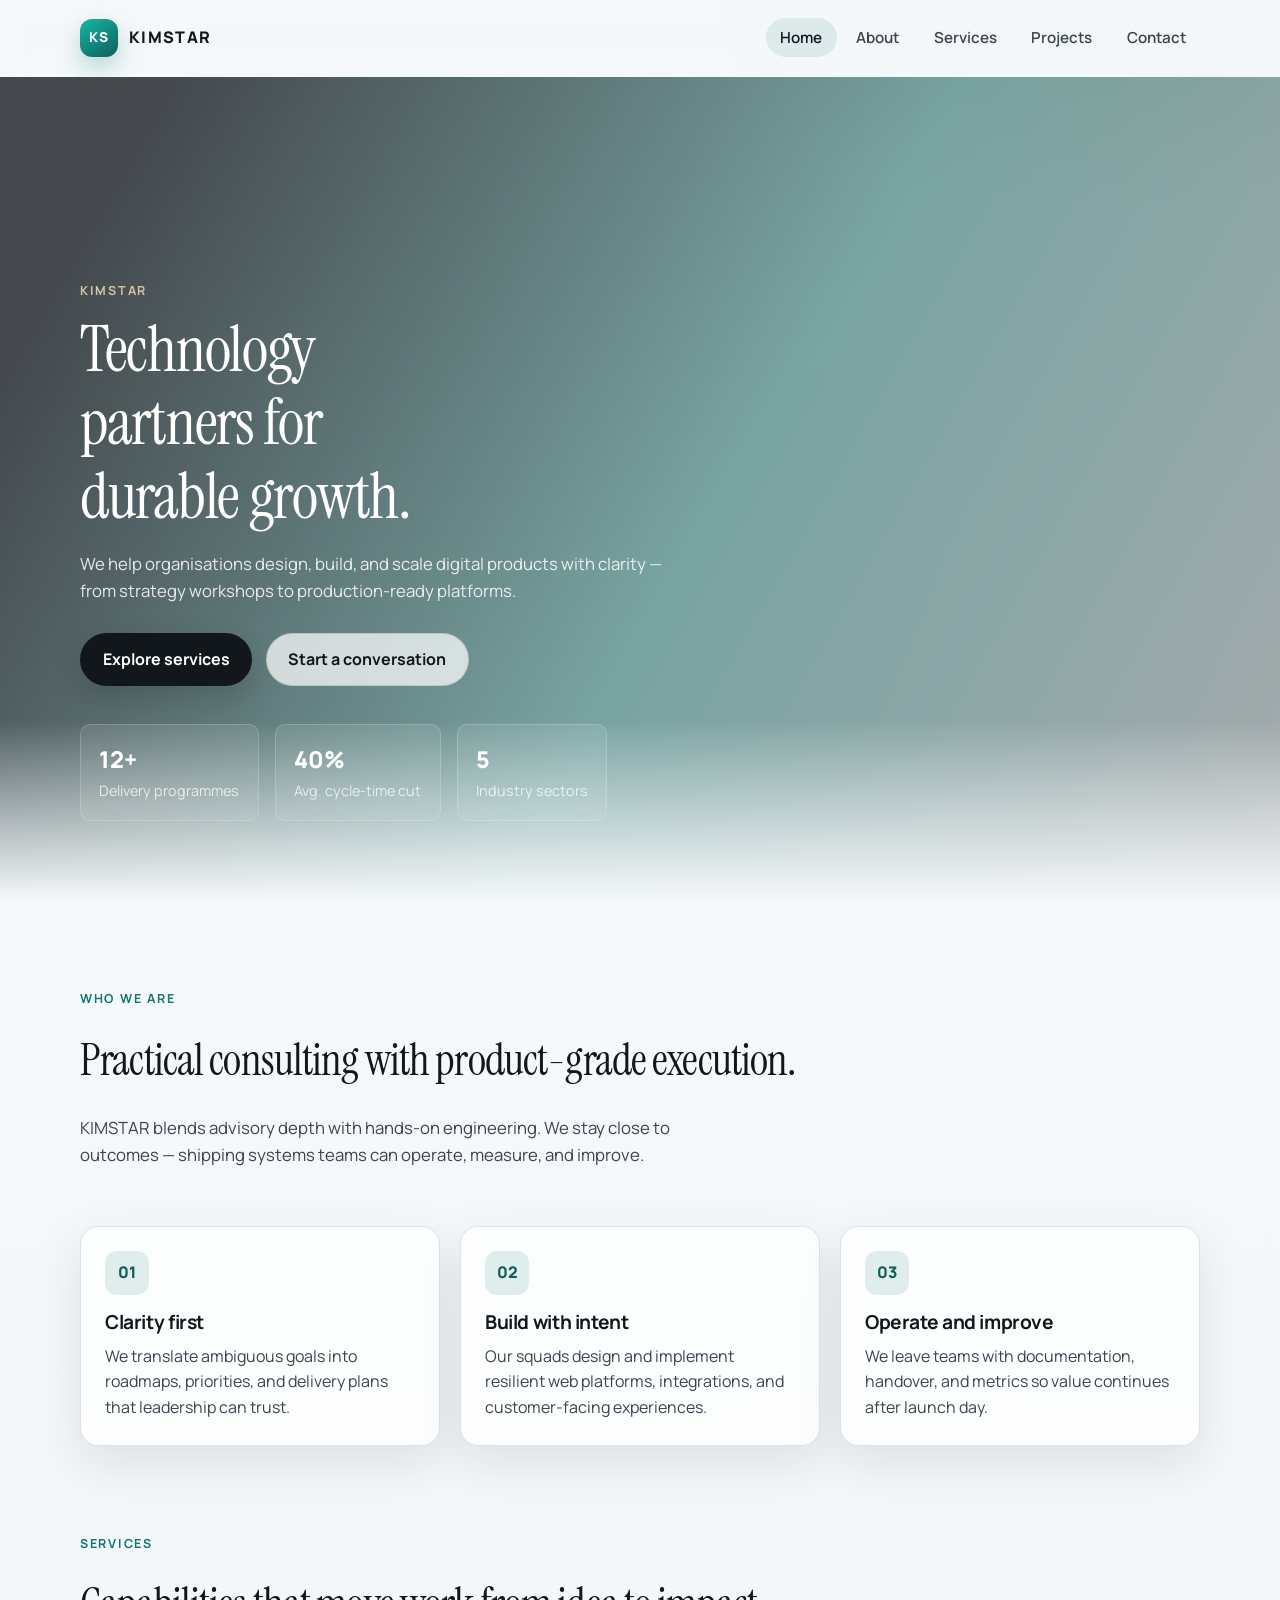
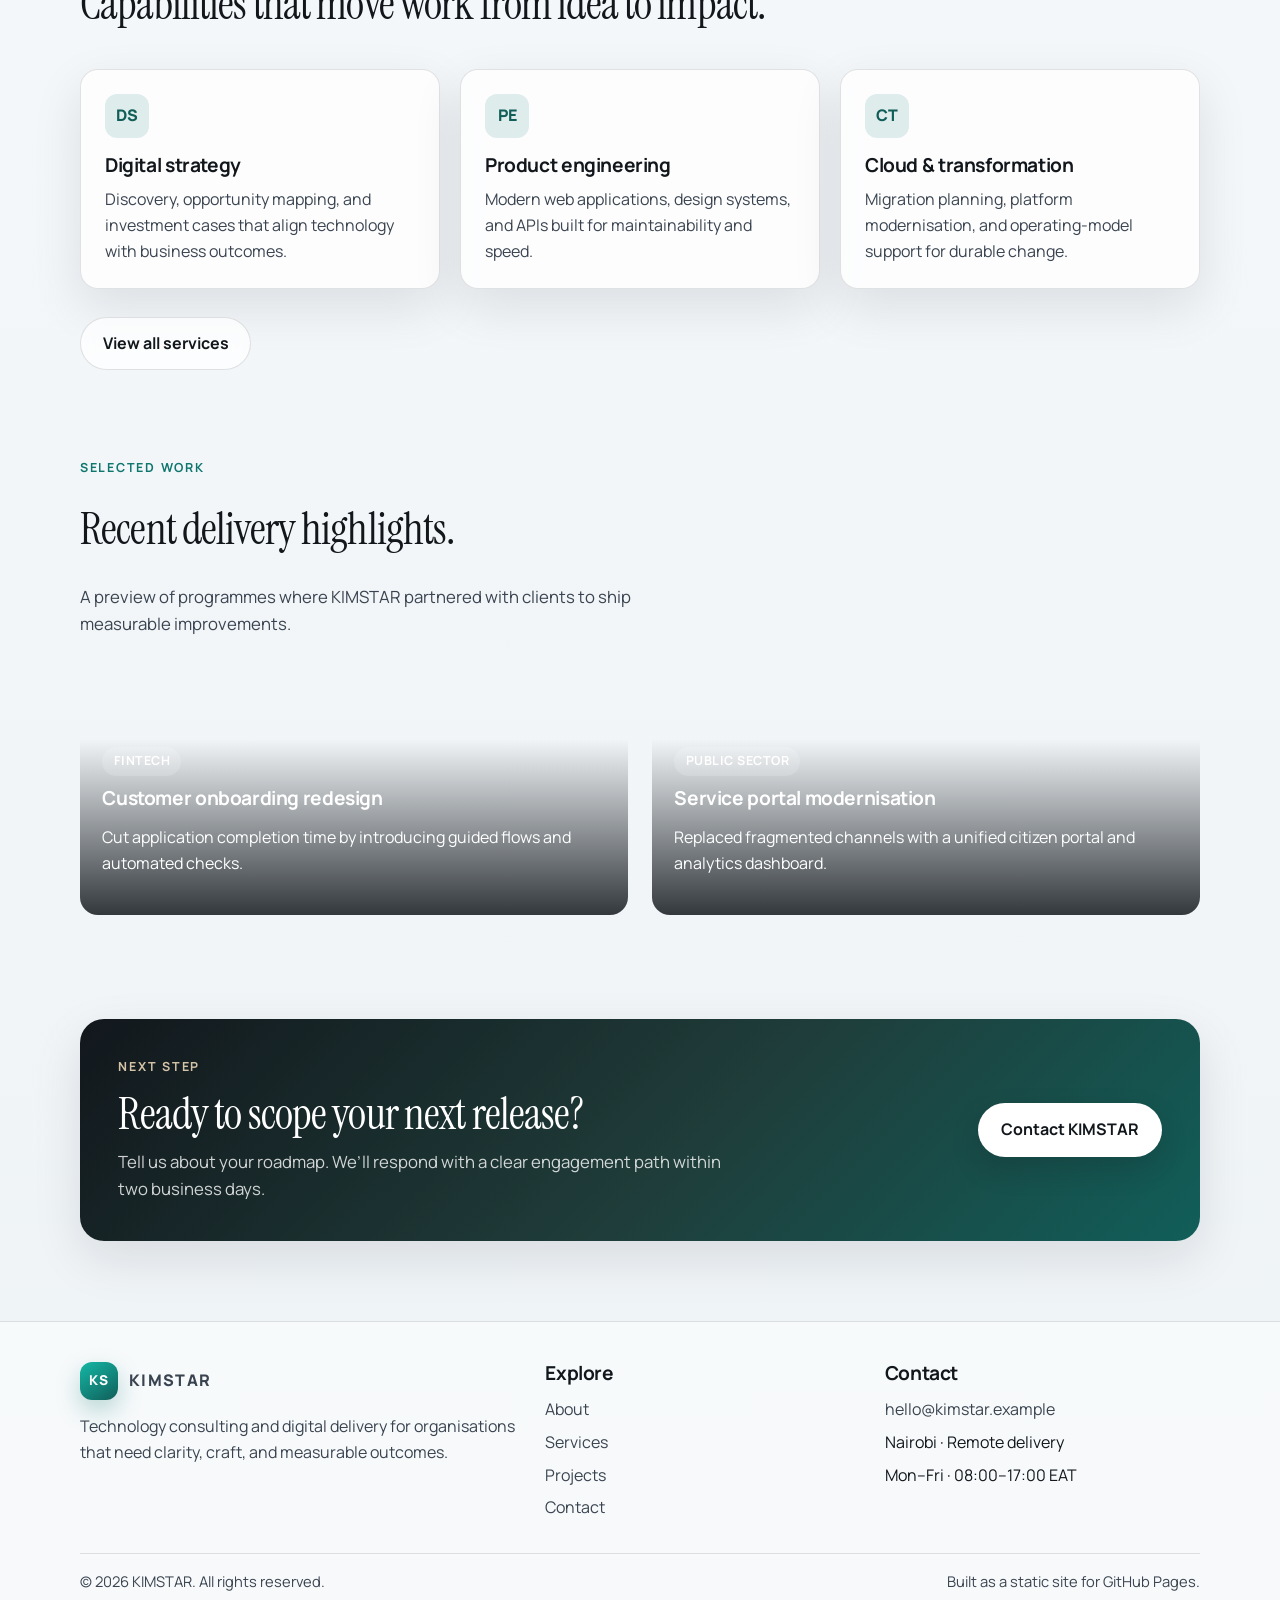
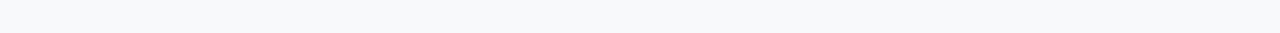
<file: index.html>
﻿<!DOCTYPE html>
<html lang="en">
<head>
  <meta charset="UTF-8">
  <meta name="viewport" content="width=device-width, initial-scale=1.0">
  <title>KIMSTAR — Technology & Digital Solutions</title>
  <meta name="description" content="KIMSTAR delivers enterprise technology consulting, digital products, and transformation programmes.">
  <link rel="preconnect" href="https://fonts.googleapis.com">
  <link rel="preconnect" href="https://fonts.gstatic.com" crossorigin>
  <link href="https://fonts.googleapis.com/css2?family=Manrope:wght@400;500;600;700;800&family=Instrument+Serif:ital@0;1&display=swap" rel="stylesheet">
  <link rel="stylesheet" href="css/main.css">
  <link rel="stylesheet" href="css/responsive.css">
</head>
<body>
  <div id="site-header"></div>
  <main id="home-main">
    <section class="hero">
      <div class="container">
        <p class="eyebrow">KIMSTAR</p>
        <h1>Technology partners for durable growth.</h1>
        <p class="lede">
          We help organisations design, build, and scale digital products with clarity —
          from strategy workshops to production-ready platforms.
        </p>
        <div class="btn-group">
          <a class="btn btn-primary" href="services.html">Explore services</a>
          <a class="btn btn-secondary" href="contact.html">Start a conversation</a>
        </div>
        <div class="hero-metrics">
          <div class="metric"><strong>12+</strong><span>Delivery programmes</span></div>
          <div class="metric"><strong>40%</strong><span>Avg. cycle-time cut</span></div>
          <div class="metric"><strong>5</strong><span>Industry sectors</span></div>
        </div>
      </div>
    </section>

    <section class="section">
      <div class="container">
        <div class="section-header reveal">
          <p class="eyebrow">Who we are</p>
          <h2>Practical consulting with product-grade execution.</h2>
          <p class="section-intro">
            KIMSTAR blends advisory depth with hands-on engineering. We stay close to outcomes —
            shipping systems teams can operate, measure, and improve.
          </p>
        </div>
        <div class="grid-3">
          <article class="card reveal">
            <div class="card-icon">01</div>
            <h3>Clarity first</h3>
            <p>We translate ambiguous goals into roadmaps, priorities, and delivery plans that leadership can trust.</p>
          </article>
          <article class="card reveal">
            <div class="card-icon">02</div>
            <h3>Build with intent</h3>
            <p>Our squads design and implement resilient web platforms, integrations, and customer-facing experiences.</p>
          </article>
          <article class="card reveal">
            <div class="card-icon">03</div>
            <h3>Operate and improve</h3>
            <p>We leave teams with documentation, handover, and metrics so value continues after launch day.</p>
          </article>
        </div>
      </div>
    </section>

    <section class="section" style="padding-top: 0;">
      <div class="container">
        <div class="section-header reveal">
          <p class="eyebrow">Services</p>
          <h2>Capabilities that move work from idea to impact.</h2>
        </div>
        <div class="grid-3">
          <article class="card reveal">
            <div class="card-icon">DS</div>
            <h3>Digital strategy</h3>
            <p>Discovery, opportunity mapping, and investment cases that align technology with business outcomes.</p>
          </article>
          <article class="card reveal">
            <div class="card-icon">PE</div>
            <h3>Product engineering</h3>
            <p>Modern web applications, design systems, and APIs built for maintainability and speed.</p>
          </article>
          <article class="card reveal">
            <div class="card-icon">CT</div>
            <h3>Cloud & transformation</h3>
            <p>Migration planning, platform modernisation, and operating-model support for durable change.</p>
          </article>
        </div>
        <div class="btn-group">
          <a class="btn btn-secondary" href="services.html">View all services</a>
        </div>
      </div>
    </section>

    <section class="section" style="padding-top: 0;">
      <div class="container">
        <div class="section-header reveal">
          <p class="eyebrow">Selected work</p>
          <h2>Recent delivery highlights.</h2>
          <p class="section-intro">A preview of programmes where KIMSTAR partnered with clients to ship measurable improvements.</p>
        </div>
        <div class="grid-2">
          <a class="project-tile reveal" href="projects.html" style="background-image: url('https://images.unsplash.com/photo-1460925895917-afdab827c52f?auto=format&fit=crop&w=1200&q=80');">
            <span class="tag">Fintech</span>
            <h3>Customer onboarding redesign</h3>
            <p>Cut application completion time by introducing guided flows and automated checks.</p>
          </a>
          <a class="project-tile reveal" href="projects.html" style="background-image: url('https://images.unsplash.com/photo-1556761175-5973dc0f32e7?auto=format&fit=crop&w=1200&q=80');">
            <span class="tag">Public sector</span>
            <h3>Service portal modernisation</h3>
            <p>Replaced fragmented channels with a unified citizen portal and analytics dashboard.</p>
          </a>
        </div>
      </div>
    </section>

    <section class="cta-band">
      <div class="container">
        <div class="panel reveal">
          <div>
            <p class="eyebrow" style="color: var(--sand);">Next step</p>
            <h2>Ready to scope your next release?</h2>
            <p class="lede">Tell us about your roadmap. We’ll respond with a clear engagement path within two business days.</p>
          </div>
          <a class="btn btn-primary" href="contact.html" style="background: var(--white); color: var(--ink);">Contact KIMSTAR</a>
        </div>
      </div>
    </section>
  </main>
  <div id="site-footer"></div>
  <script src="js/navigation.js"></script>
  <script src="js/site.js"></script>
</body>
</html>
</file>
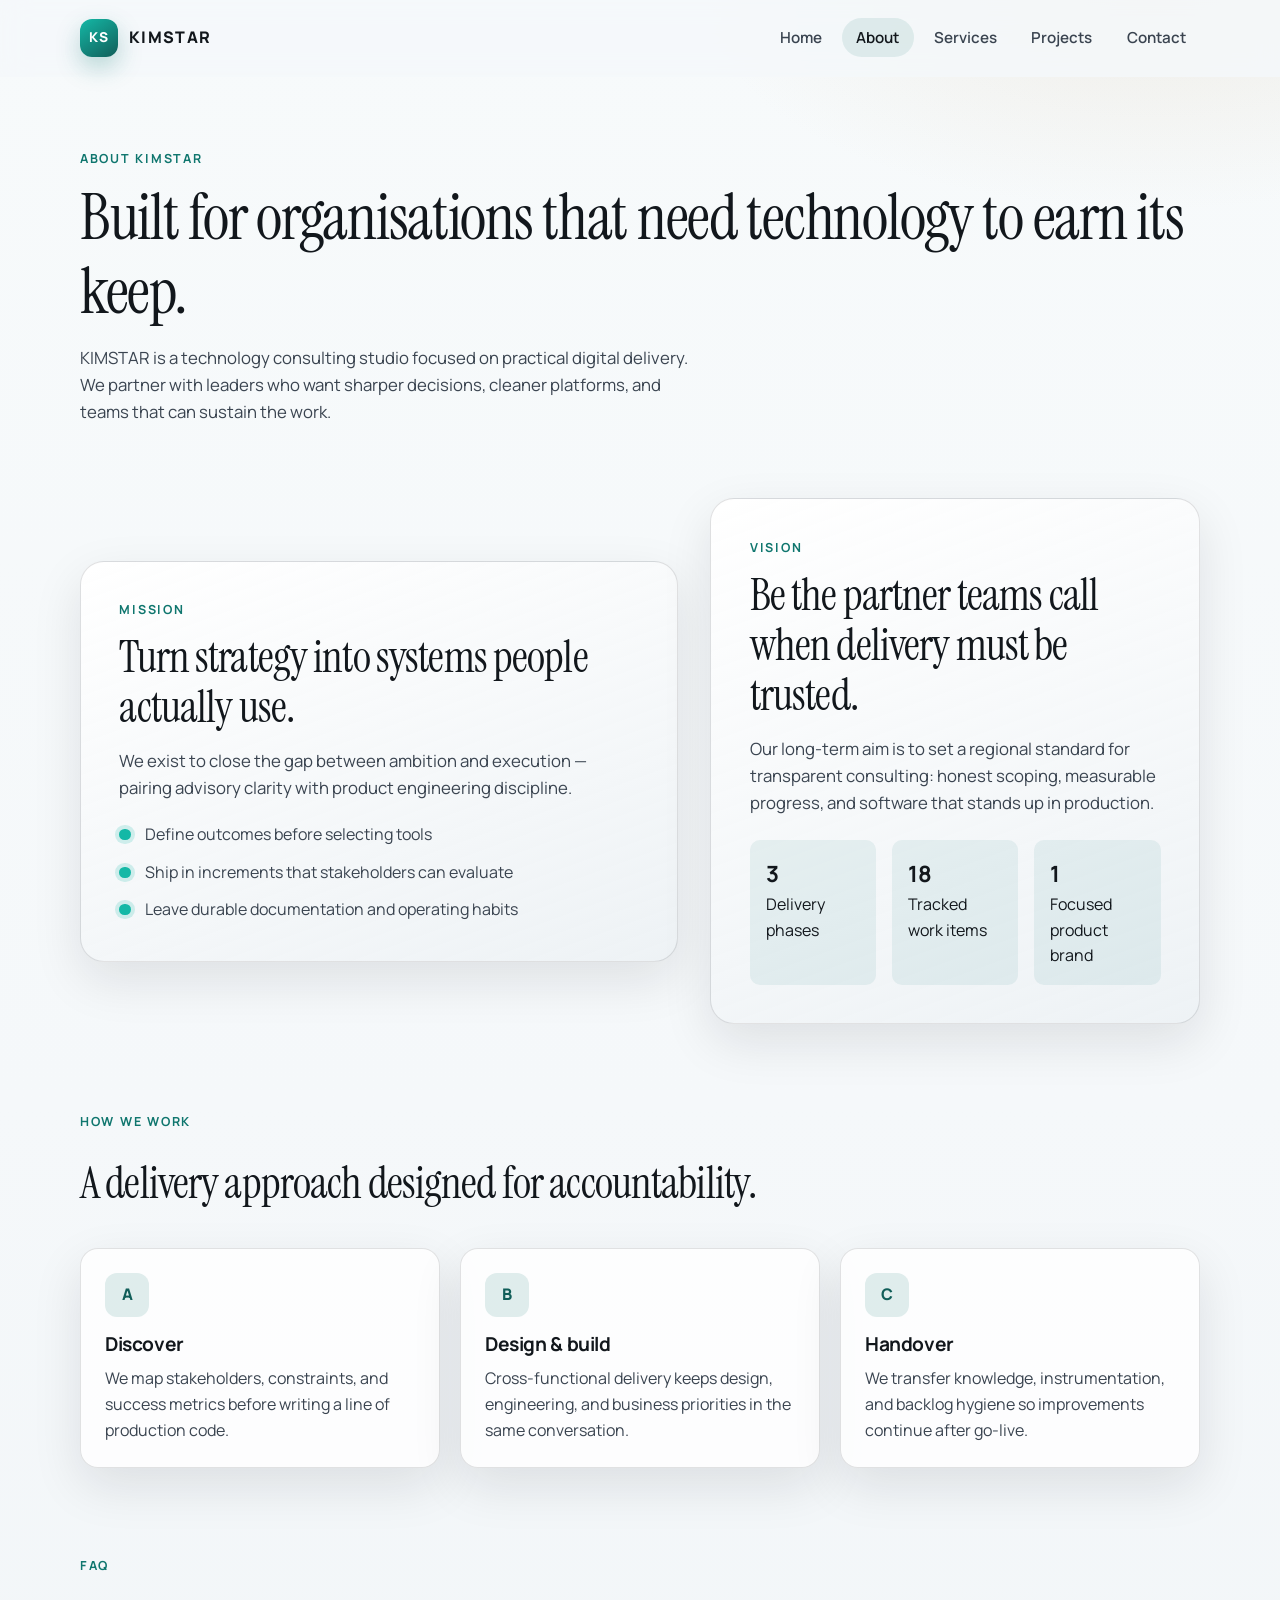
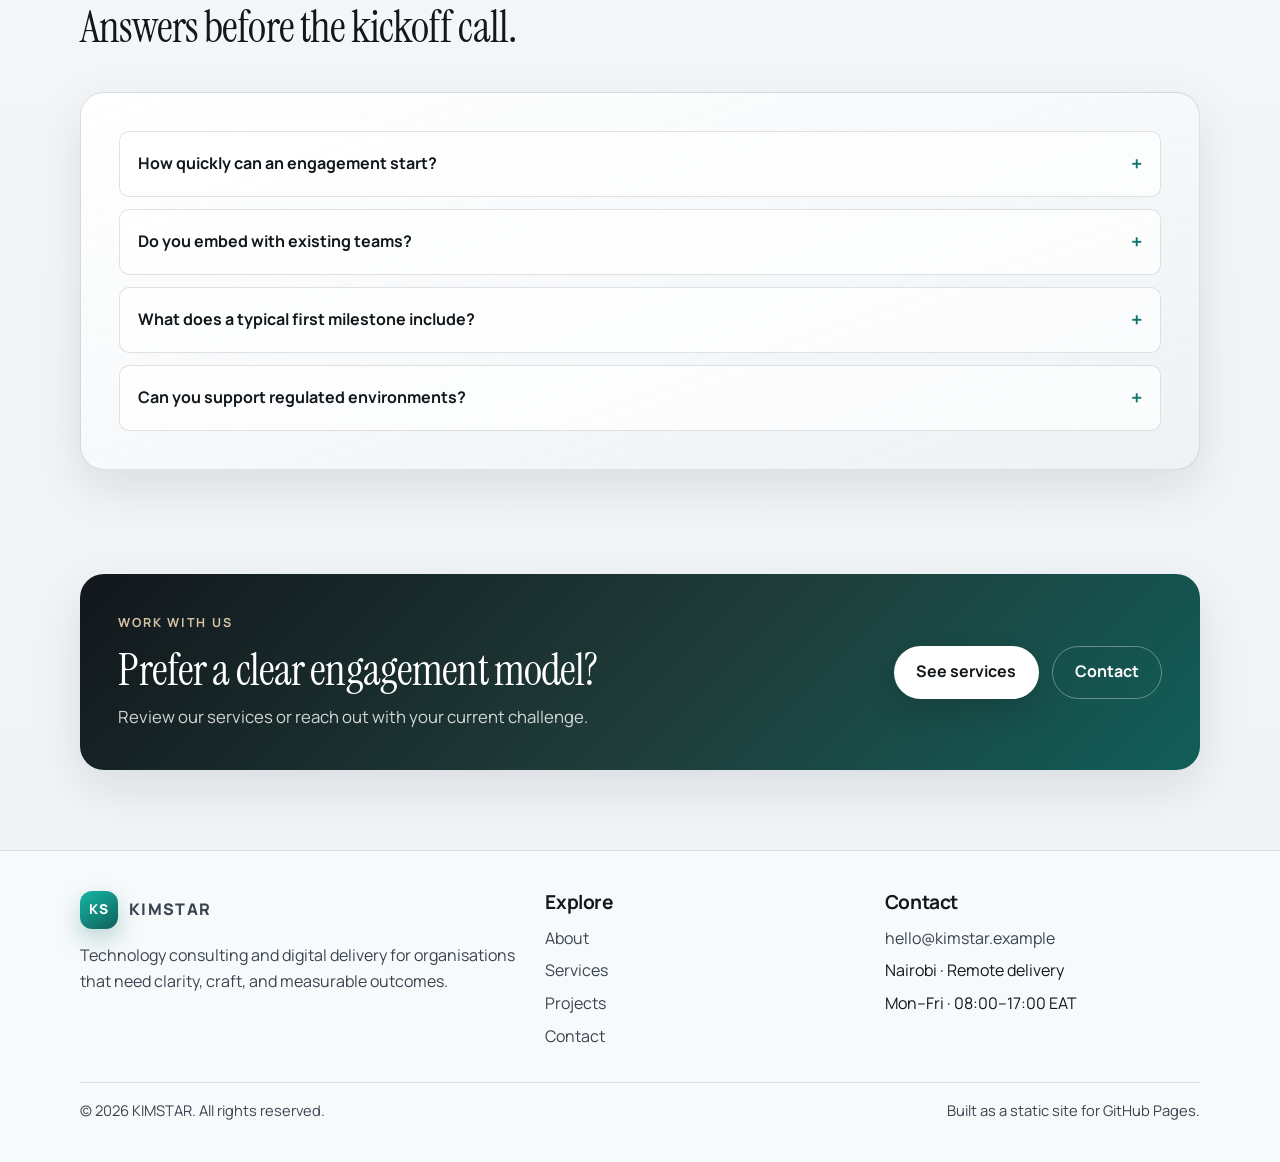
<file: about.html>
﻿<!DOCTYPE html>
<html lang="en">
<head>
  <meta charset="UTF-8">
  <meta name="viewport" content="width=device-width, initial-scale=1.0">
  <title>About — KIMSTAR</title>
  <meta name="description" content="Learn about KIMSTAR — our mission, vision, and approach to technology consulting.">
  <link rel="preconnect" href="https://fonts.googleapis.com">
  <link rel="preconnect" href="https://fonts.gstatic.com" crossorigin>
  <link href="https://fonts.googleapis.com/css2?family=Manrope:wght@400;500;600;700;800&family=Instrument+Serif:ital@0;1&display=swap" rel="stylesheet">
  <link rel="stylesheet" href="css/main.css">
  <link rel="stylesheet" href="css/responsive.css">
</head>
<body>
  <div id="site-header"></div>
  <main id="about-main">
    <section class="page-hero">
      <div class="container reveal">
        <p class="eyebrow">About KIMSTAR</p>
        <h1>Built for organisations that need technology to earn its keep.</h1>
        <p class="lede">
          KIMSTAR is a technology consulting studio focused on practical digital delivery.
          We partner with leaders who want sharper decisions, cleaner platforms, and teams that can sustain the work.
        </p>
      </div>
    </section>

    <section class="section" style="padding-top: 1rem;">
      <div class="container split">
        <div class="panel reveal">
          <p class="eyebrow">Mission</p>
          <h2>Turn strategy into systems people actually use.</h2>
          <p class="section-intro" style="margin-top: 1rem;">
            We exist to close the gap between ambition and execution — pairing advisory clarity with product engineering discipline.
          </p>
          <ul class="list-check">
            <li>Define outcomes before selecting tools</li>
            <li>Ship in increments that stakeholders can evaluate</li>
            <li>Leave durable documentation and operating habits</li>
          </ul>
        </div>
        <div class="panel reveal">
          <p class="eyebrow">Vision</p>
          <h2>Be the partner teams call when delivery must be trusted.</h2>
          <p class="section-intro" style="margin-top: 1rem;">
            Our long-term aim is to set a regional standard for transparent consulting: honest scoping, measurable progress, and software that stands up in production.
          </p>
          <div class="stat-row">
            <article><strong>3</strong><span>Delivery phases</span></article>
            <article><strong>18</strong><span>Tracked work items</span></article>
            <article><strong>1</strong><span>Focused product brand</span></article>
          </div>
        </div>
      </div>
    </section>

    <section class="section" style="padding-top: 0;">
      <div class="container">
        <div class="section-header reveal">
          <p class="eyebrow">How we work</p>
          <h2>A delivery approach designed for accountability.</h2>
        </div>
        <div class="grid-3">
          <article class="card reveal">
            <div class="card-icon">A</div>
            <h3>Discover</h3>
            <p>We map stakeholders, constraints, and success metrics before writing a line of production code.</p>
          </article>
          <article class="card reveal">
            <div class="card-icon">B</div>
            <h3>Design & build</h3>
            <p>Cross-functional delivery keeps design, engineering, and business priorities in the same conversation.</p>
          </article>
          <article class="card reveal">
            <div class="card-icon">C</div>
            <h3>Handover</h3>
            <p>We transfer knowledge, instrumentation, and backlog hygiene so improvements continue after go-live.</p>
          </article>
        </div>
      </div>
    </section>    <section class="section" style="padding-top: 0;">
      <div class="container">
        <div class="section-header reveal">
          <p class="eyebrow">FAQ</p>
          <h2>Answers before the kickoff call.</h2>
        </div>
        <div class="faq-list panel" id="faq-list">
          <div class="faq-item">
            <button class="faq-trigger" type="button" aria-expanded="false">How quickly can an engagement start?<span aria-hidden="true">+</span></button>
            <div class="faq-panel" hidden><p>Most discovery work can begin within two weeks of scoping. Delivery programmes follow a clear milestone plan.</p></div>
          </div>
          <div class="faq-item">
            <button class="faq-trigger" type="button" aria-expanded="false">Do you embed with existing teams?<span aria-hidden="true">+</span></button>
            <div class="faq-panel" hidden><p>Yes. KIMSTAR typically partners with product, design, and engineering stakeholders rather than replacing them.</p></div>
          </div>
          <div class="faq-item">
            <button class="faq-trigger" type="button" aria-expanded="false">What does a typical first milestone include?<span aria-hidden="true">+</span></button>
            <div class="faq-panel" hidden><p>Problem framing, success metrics, a prioritised backlog, and a recommended delivery shape for the next release.</p></div>
          </div>
          <div class="faq-item">
            <button class="faq-trigger" type="button" aria-expanded="false">Can you support regulated environments?<span aria-hidden="true">+</span></button>
            <div class="faq-panel" hidden><p>We plan for auditability, access control, and documentation habits expected in fintech, public sector, and health contexts.</p></div>
          </div>
        </div>
      </div>
    </section>


    <section class="cta-band">
      <div class="container">
        <div class="panel reveal">
          <div>
            <p class="eyebrow" style="color: var(--sand);">Work with us</p>
            <h2>Prefer a clear engagement model?</h2>
            <p class="lede">Review our services or reach out with your current challenge.</p>
          </div>
          <div class="btn-group" style="margin-top: 0;">
            <a class="btn btn-primary" href="services.html" style="background: var(--white); color: var(--ink);">See services</a>
            <a class="btn btn-secondary" href="contact.html" style="border-color: rgba(255,255,255,0.35); color: var(--white); background: transparent;">Contact</a>
          </div>
        </div>
      </div>
    </section>
  </main>
  <div id="site-footer"></div>
  <script src="js/navigation.js"></script>
  <script src="js/site.js"></script>
  <script src="js/faq.js"></script>
</body>
</html>
</file>
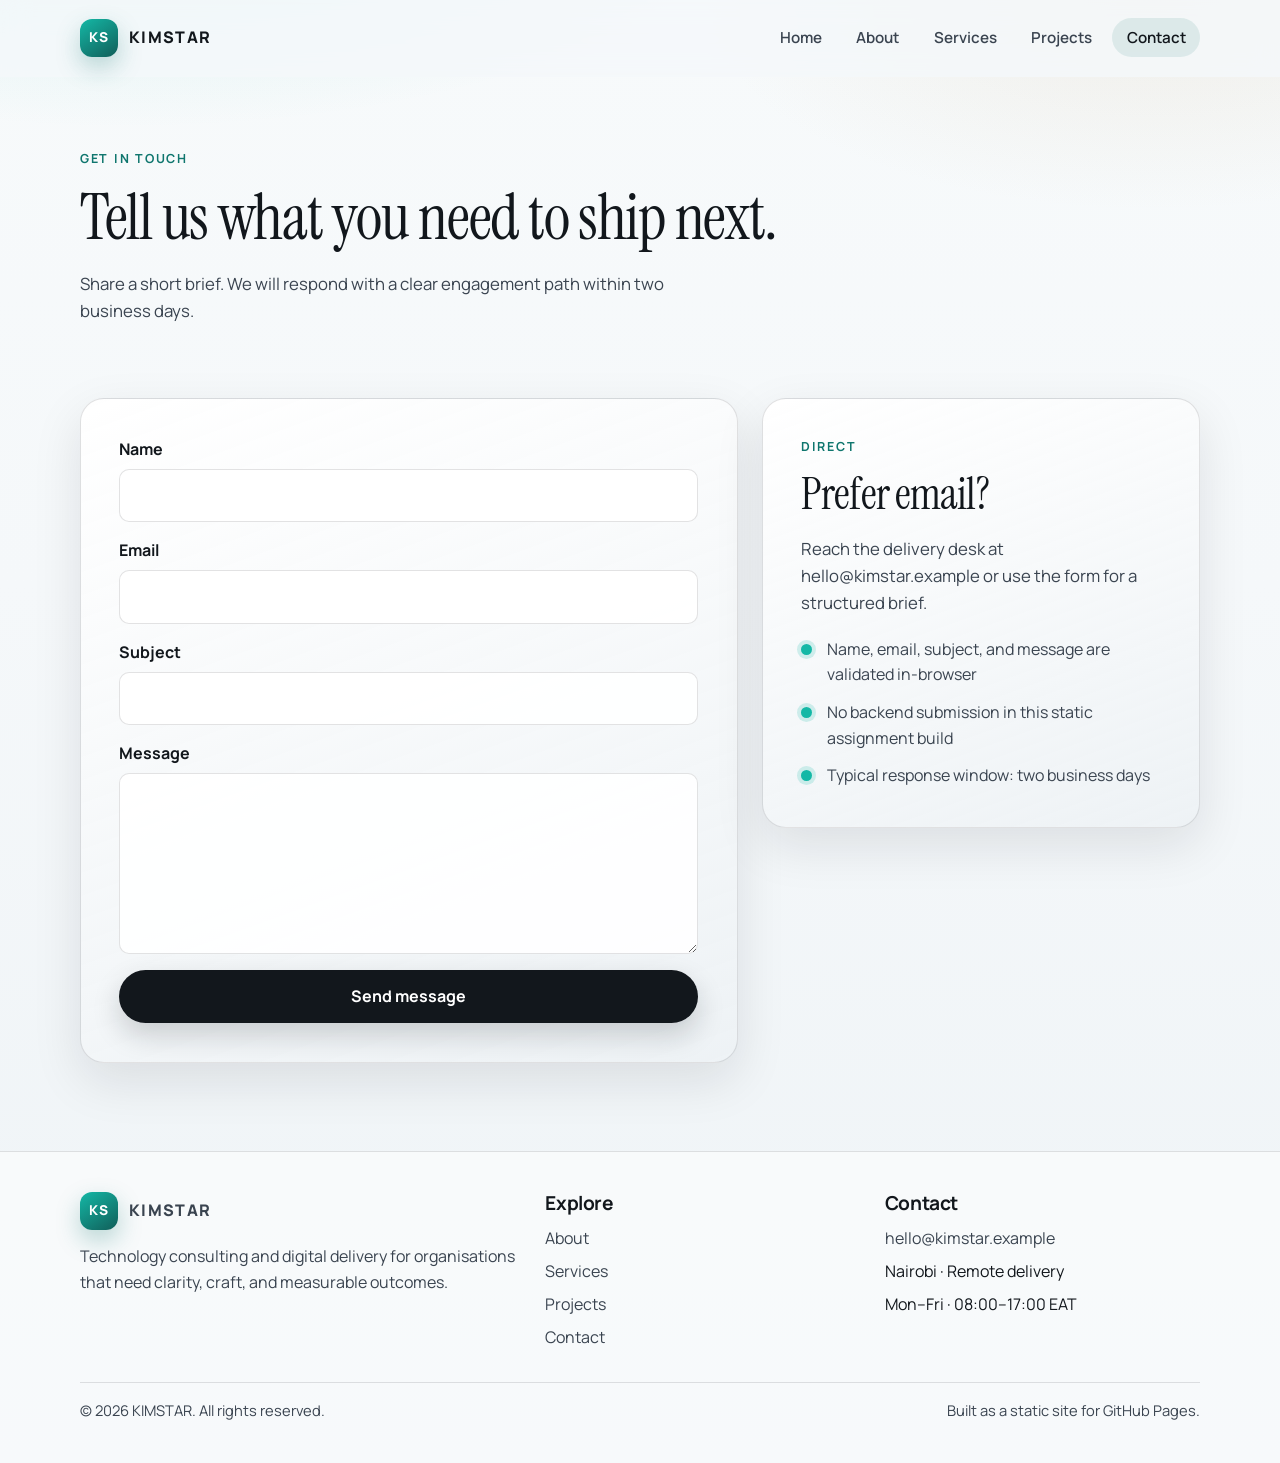
<file: contact.html>
﻿<!DOCTYPE html>
<html lang="en">
<head>
  <meta charset="UTF-8">
  <meta name="viewport" content="width=device-width, initial-scale=1.0">
  <title>Contact — KIMSTAR</title>
  <meta name="description" content="Contact KIMSTAR to discuss technology consulting and digital delivery.">
  <link rel="preconnect" href="https://fonts.googleapis.com">
  <link rel="preconnect" href="https://fonts.gstatic.com" crossorigin>
  <link href="https://fonts.googleapis.com/css2?family=Manrope:wght@400;500;600;700;800&family=Instrument+Serif:ital@0;1&display=swap" rel="stylesheet">
  <link rel="stylesheet" href="css/main.css">
  <link rel="stylesheet" href="css/responsive.css">
</head>
<body>
  <div id="site-header"></div>
  <main id="contact-main">
    <section class="page-hero">
      <div class="container reveal">
        <p class="eyebrow">Get in touch</p>
        <h1>Tell us what you need to ship next.</h1>
        <p class="lede">Share a short brief. We will respond with a clear engagement path within two business days.</p>
      </div>
    </section>

    <section class="section" style="padding-top: 1rem;">
      <div class="container contact-layout">
        <form class="panel contact-form" id="contact-form" novalidate>
          <div class="form-field">
            <label for="name">Name</label>
            <input id="name" name="name" type="text" autocomplete="name" required>
            <p class="field-error" id="name-error" hidden></p>
          </div>
          <div class="form-field">
            <label for="email">Email</label>
            <input id="email" name="email" type="email" autocomplete="email" required>
            <p class="field-error" id="email-error" hidden></p>
          </div>
          <div class="form-field">
            <label for="subject">Subject</label>
            <input id="subject" name="subject" type="text" required>
            <p class="field-error" id="subject-error" hidden></p>
          </div>
          <div class="form-field">
            <label for="message">Message</label>
            <textarea id="message" name="message" rows="6" required></textarea>
            <p class="field-error" id="message-error" hidden></p>
          </div>
          <button class="btn btn-primary" type="submit">Send message</button>
          <p class="form-success" id="form-success" hidden tabindex="-1" role="status">Thanks — your message looks good. We will follow up shortly.</p>
        </form>

        <aside class="panel reveal">
          <p class="eyebrow">Direct</p>
          <h2>Prefer email?</h2>
          <p class="section-intro">Reach the delivery desk at hello@kimstar.example or use the form for a structured brief.</p>
          <ul class="list-check">
            <li>Name, email, subject, and message are validated in-browser</li>
            <li>No backend submission in this static assignment build</li>
            <li>Typical response window: two business days</li>
          </ul>
        </aside>
      </div>
    </section>
  </main>
  <div id="site-footer"></div>
  <script src="js/navigation.js"></script>
  <script src="js/site.js"></script>
  <script src="js/contact.js"></script>
</body>
</html>
</file>
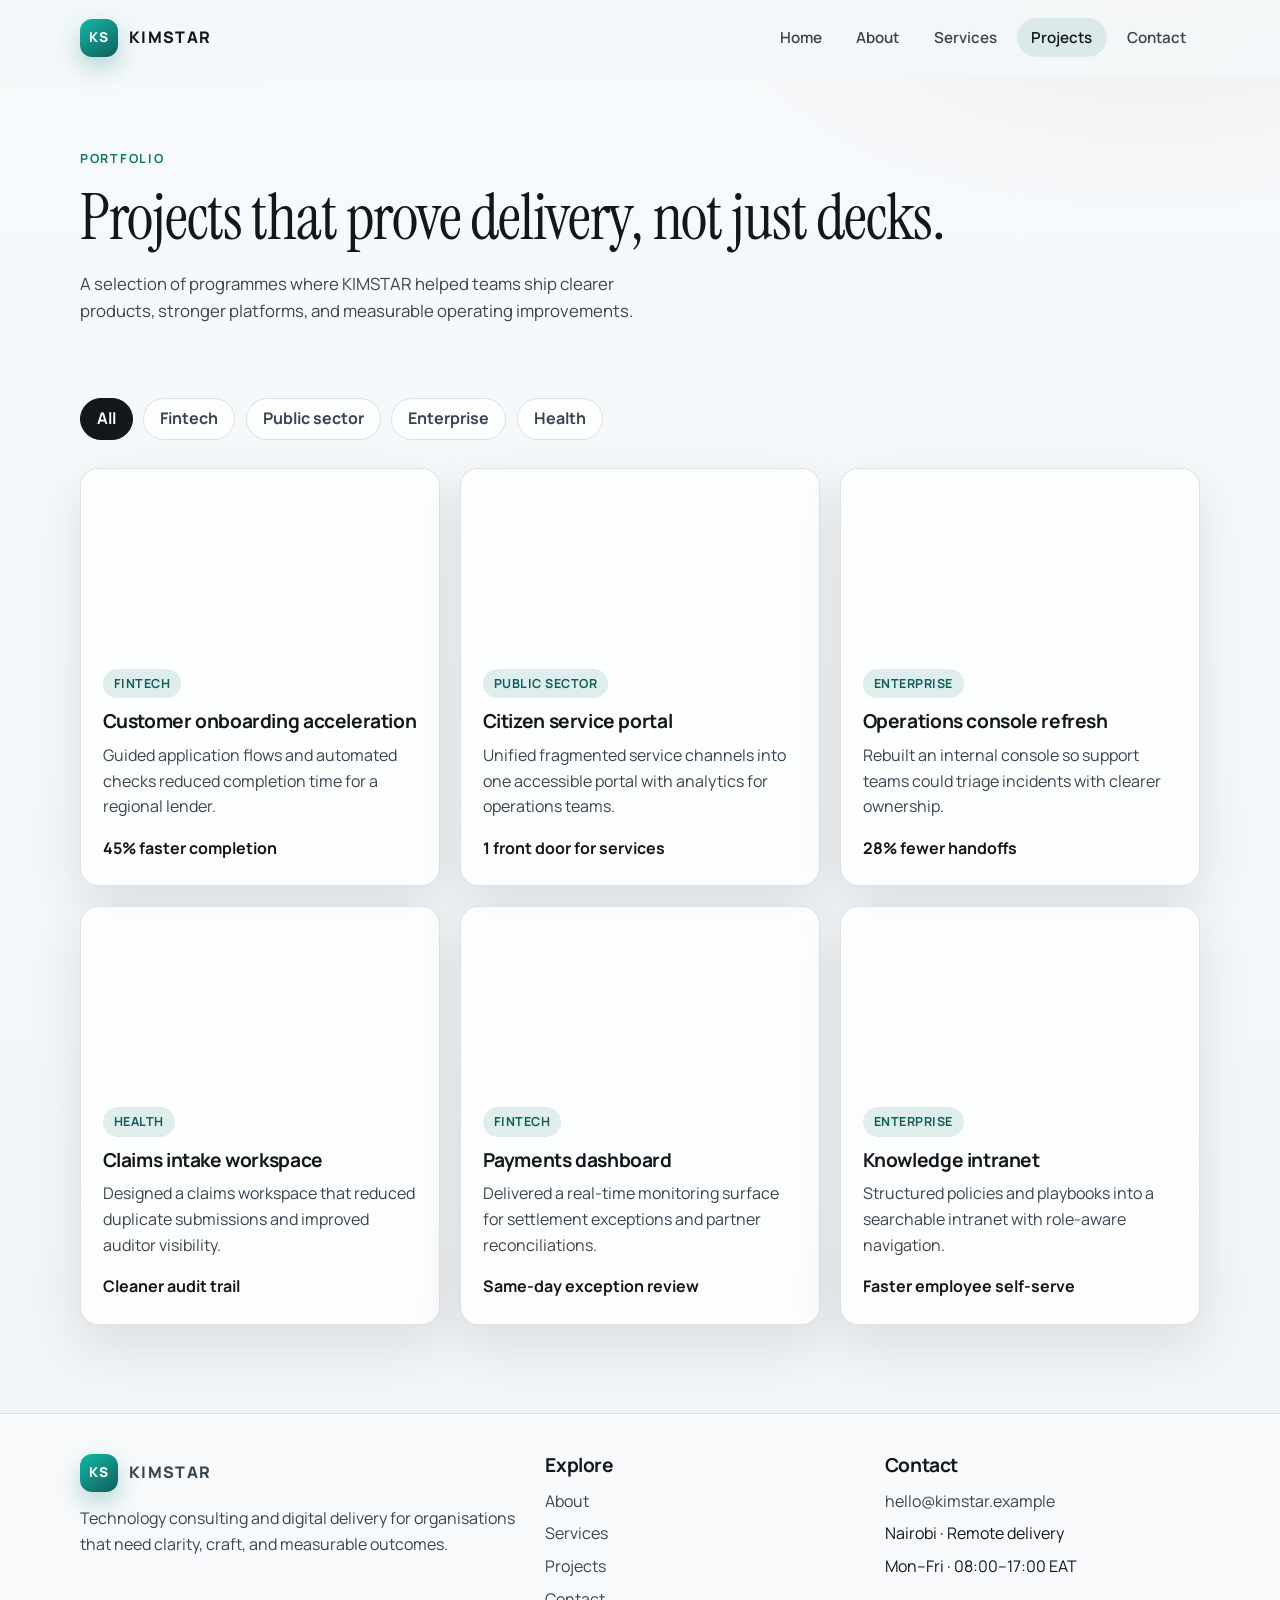
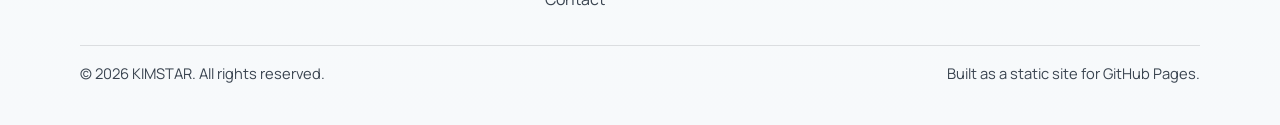
<file: projects.html>
﻿<!DOCTYPE html>
<html lang="en">
<head>
  <meta charset="UTF-8">
  <meta name="viewport" content="width=device-width, initial-scale=1.0">
  <title>Projects — KIMSTAR</title>
  <meta name="description" content="Selected KIMSTAR projects and case studies across fintech, public sector, and enterprise.">
  <link rel="preconnect" href="https://fonts.googleapis.com">
  <link rel="preconnect" href="https://fonts.gstatic.com" crossorigin>
  <link href="https://fonts.googleapis.com/css2?family=Manrope:wght@400;500;600;700;800&family=Instrument+Serif:ital@0;1&display=swap" rel="stylesheet">
  <link rel="stylesheet" href="css/main.css">
  <link rel="stylesheet" href="css/responsive.css">
</head>
<body>
  <div id="site-header"></div>
  <main id="projects-main">
    <section class="page-hero">
      <div class="container reveal">
        <p class="eyebrow">Portfolio</p>
        <h1>Projects that prove delivery, not just decks.</h1>
        <p class="lede">
          A selection of programmes where KIMSTAR helped teams ship clearer products,
          stronger platforms, and measurable operating improvements.
        </p>
      </div>
    </section>

    <section class="section" style="padding-top: 1rem;">
      <div class="container">
        <div class="filter-bar" id="project-filters" role="toolbar" aria-label="Filter projects by category">
          <button type="button" class="filter-btn is-active" data-filter="all">All</button>
          <button type="button" class="filter-btn" data-filter="fintech">Fintech</button>
          <button type="button" class="filter-btn" data-filter="public">Public sector</button>
          <button type="button" class="filter-btn" data-filter="enterprise">Enterprise</button>
          <button type="button" class="filter-btn" data-filter="health">Health</button>
        </div>
        <div class="projects-grid" id="projects-grid" aria-live="polite"></div>
        <p class="filter-empty" id="projects-empty" hidden>No projects match this category yet.</p>
      </div>
    </section>
  </main>
  <div id="site-footer"></div>
  <script src="js/navigation.js"></script>
  <script src="js/site.js"></script>
  <script src="js/projects.js"></script>
</body>
</html>
</file>
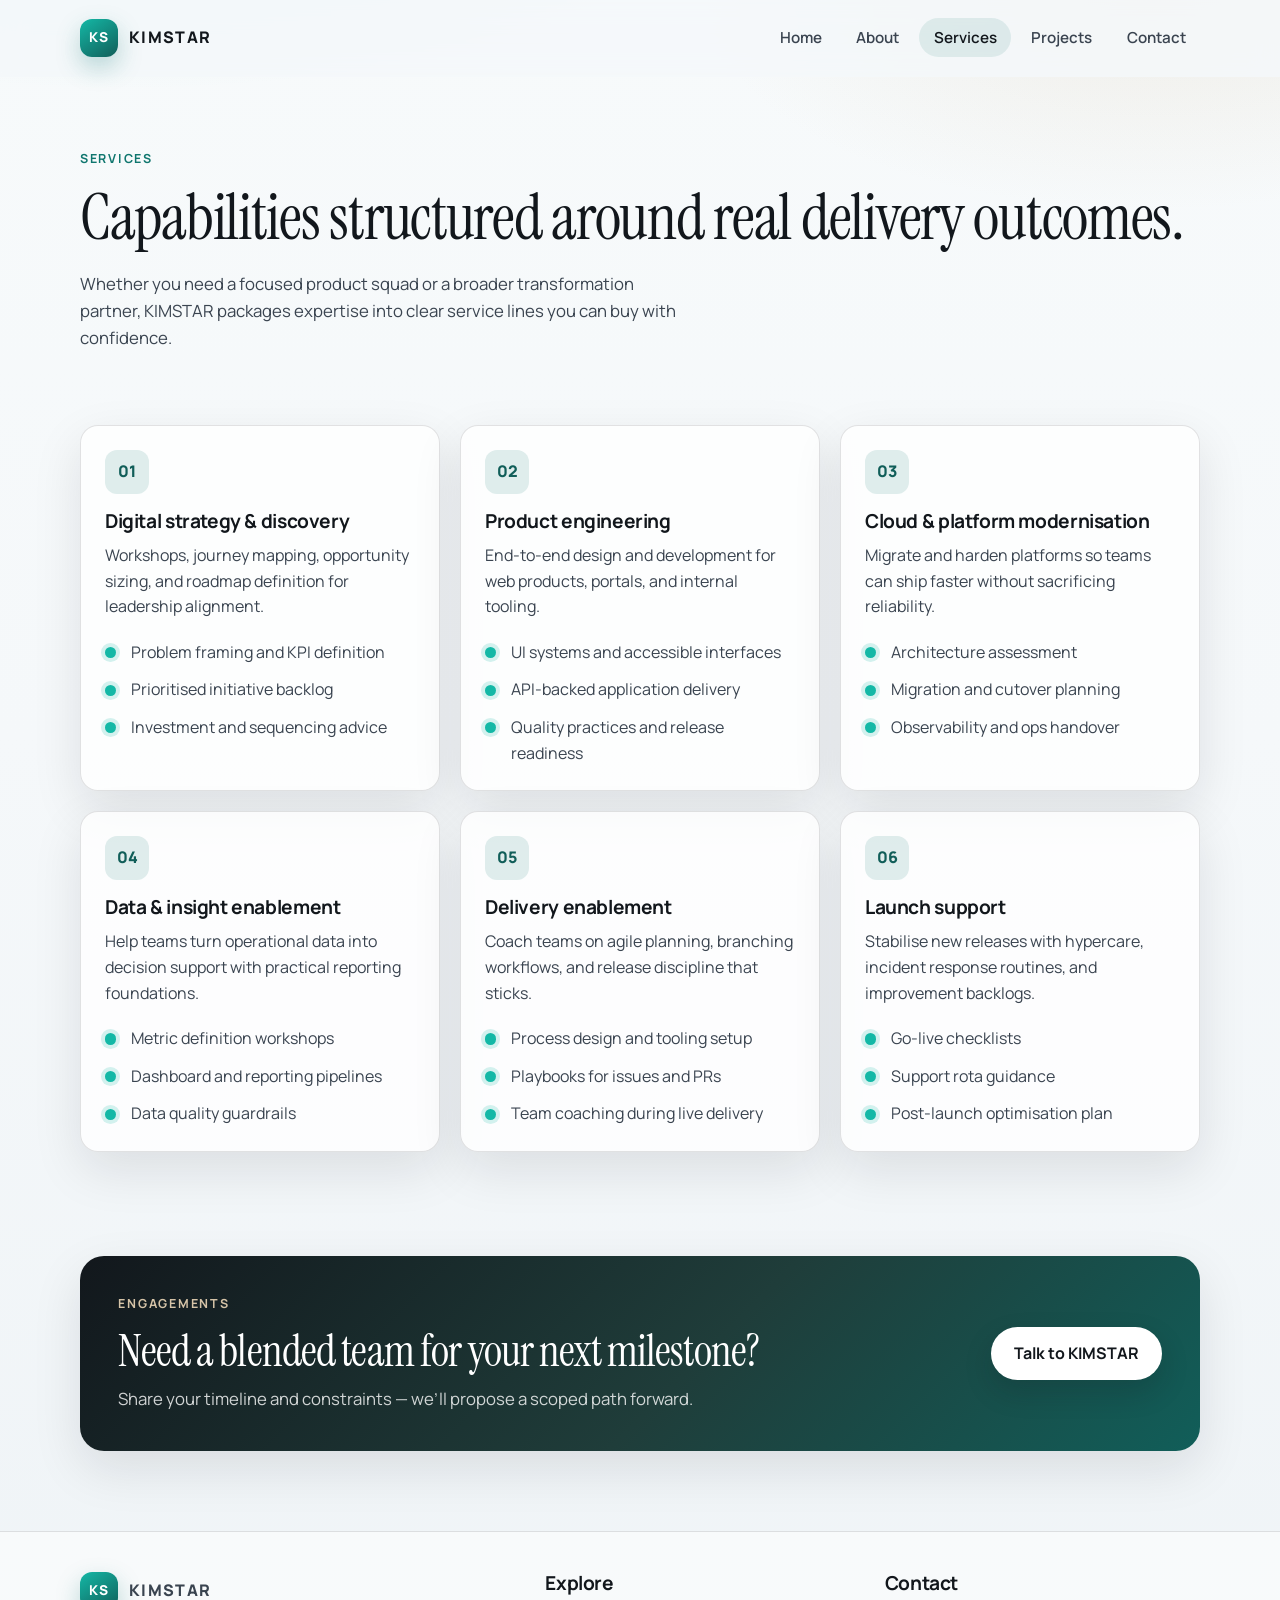
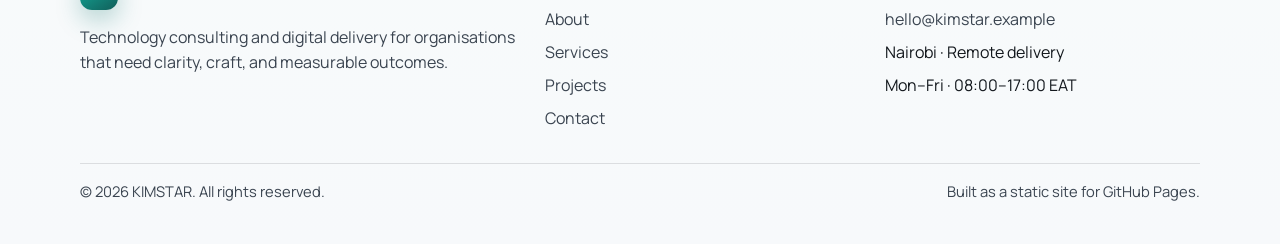
<file: services.html>
﻿<!DOCTYPE html>
<html lang="en">
<head>
  <meta charset="UTF-8">
  <meta name="viewport" content="width=device-width, initial-scale=1.0">
  <title>Services — KIMSTAR</title>
  <meta name="description" content="Explore KIMSTAR services across consulting, product engineering, cloud, and digital transformation.">
  <link rel="preconnect" href="https://fonts.googleapis.com">
  <link rel="preconnect" href="https://fonts.gstatic.com" crossorigin>
  <link href="https://fonts.googleapis.com/css2?family=Manrope:wght@400;500;600;700;800&family=Instrument+Serif:ital@0;1&display=swap" rel="stylesheet">
  <link rel="stylesheet" href="css/main.css">
  <link rel="stylesheet" href="css/responsive.css">
</head>
<body>
  <div id="site-header"></div>
  <main id="services-main">
    <section class="page-hero">
      <div class="container reveal">
        <p class="eyebrow">Services</p>
        <h1>Capabilities structured around real delivery outcomes.</h1>
        <p class="lede">
          Whether you need a focused product squad or a broader transformation partner,
          KIMSTAR packages expertise into clear service lines you can buy with confidence.
        </p>
      </div>
    </section>

    <section class="section" style="padding-top: 1rem;">
      <div class="container grid-3">
        <article class="card reveal" data-service="strategy">
          <div class="card-icon">01</div>
          <h3>Digital strategy & discovery</h3>
          <p>Workshops, journey mapping, opportunity sizing, and roadmap definition for leadership alignment.</p>
          <ul class="list-check">
            <li>Problem framing and KPI definition</li>
            <li>Prioritised initiative backlog</li>
            <li>Investment and sequencing advice</li>
          </ul>
        </article>
        <article class="card reveal" data-service="engineering">
          <div class="card-icon">02</div>
          <h3>Product engineering</h3>
          <p>End-to-end design and development for web products, portals, and internal tooling.</p>
          <ul class="list-check">
            <li>UI systems and accessible interfaces</li>
            <li>API-backed application delivery</li>
            <li>Quality practices and release readiness</li>
          </ul>
        </article>
        <article class="card reveal" data-service="cloud">
          <div class="card-icon">03</div>
          <h3>Cloud & platform modernisation</h3>
          <p>Migrate and harden platforms so teams can ship faster without sacrificing reliability.</p>
          <ul class="list-check">
            <li>Architecture assessment</li>
            <li>Migration and cutover planning</li>
            <li>Observability and ops handover</li>
          </ul>
        </article>
        <article class="card reveal" data-service="data">
          <div class="card-icon">04</div>
          <h3>Data & insight enablement</h3>
          <p>Help teams turn operational data into decision support with practical reporting foundations.</p>
          <ul class="list-check">
            <li>Metric definition workshops</li>
            <li>Dashboard and reporting pipelines</li>
            <li>Data quality guardrails</li>
          </ul>
        </article>
        <article class="card reveal" data-service="enablement">
          <div class="card-icon">05</div>
          <h3>Delivery enablement</h3>
          <p>Coach teams on agile planning, branching workflows, and release discipline that sticks.</p>
          <ul class="list-check">
            <li>Process design and tooling setup</li>
            <li>Playbooks for issues and PRs</li>
            <li>Team coaching during live delivery</li>
          </ul>
        </article>
        <article class="card reveal" data-service="support">
          <div class="card-icon">06</div>
          <h3>Launch support</h3>
          <p>Stabilise new releases with hypercare, incident response routines, and improvement backlogs.</p>
          <ul class="list-check">
            <li>Go-live checklists</li>
            <li>Support rota guidance</li>
            <li>Post-launch optimisation plan</li>
          </ul>
        </article>
      </div>
    </section>

    <section class="cta-band">
      <div class="container">
        <div class="panel reveal">
          <div>
            <p class="eyebrow" style="color: var(--sand);">Engagements</p>
            <h2>Need a blended team for your next milestone?</h2>
            <p class="lede">Share your timeline and constraints — we’ll propose a scoped path forward.</p>
          </div>
          <a class="btn btn-primary" href="contact.html" style="background: var(--white); color: var(--ink);">Talk to KIMSTAR</a>
        </div>
      </div>
    </section>
  </main>
  <div id="site-footer"></div>
  <script src="js/navigation.js"></script>
  <script src="js/site.js"></script>
</body>
</html>
</file>
<file: css/main.css>
﻿/* KIMSTAR design system */
:root {
  --ink: #12171c;
  --ink-soft: #3a4450;
  --mist: #e8eef2;
  --paper: #f5f8fa;
  --white: #ffffff;
  --teal: #0f766e;
  --teal-deep: #115e59;
  --teal-bright: #14b8a6;
  --sand: #d6c4a8;
  --line: rgba(18, 23, 28, 0.12);
  --shadow: 0 18px 50px rgba(18, 23, 28, 0.1);
  --radius: 18px;
  --radius-sm: 10px;
  --container: 1120px;
  --header-h: 76px;
  --font-sans: "Manrope", "Segoe UI", sans-serif;
  --font-display: "Instrument Serif", Georgia, serif;
  --ease: cubic-bezier(0.22, 1, 0.36, 1);
}

*,
*::before,
*::after {
  box-sizing: border-box;
}

html {
  scroll-behavior: smooth;
}

body {
  margin: 0;
  font-family: var(--font-sans);
  color: var(--ink);
  background:
    radial-gradient(1200px 500px at 10% -10%, rgba(20, 184, 166, 0.16), transparent 55%),
    radial-gradient(900px 420px at 90% 0%, rgba(214, 196, 168, 0.22), transparent 50%),
    linear-gradient(180deg, #f7fafb 0%, var(--paper) 40%, #eef3f6 100%);
  line-height: 1.6;
  min-height: 100vh;
}

img {
  max-width: 100%;
  display: block;
}

a {
  color: inherit;
  text-decoration: none;
}

button,
input,
textarea,
select {
  font: inherit;
}

.container {
  width: min(100% - 2.5rem, var(--container));
  margin-inline: auto;
}

.eyebrow {
  margin: 0 0 0.75rem;
  font-size: 0.78rem;
  font-weight: 700;
  letter-spacing: 0.14em;
  text-transform: uppercase;
  color: var(--teal);
}

h1,
h2,
h3 {
  margin: 0;
  line-height: 1.15;
  letter-spacing: -0.02em;
}

h1 {
  font-family: var(--font-display);
  font-size: clamp(2.6rem, 5vw, 4.4rem);
  font-weight: 400;
}

h2 {
  font-family: var(--font-display);
  font-size: clamp(2rem, 3.4vw, 3rem);
  font-weight: 400;
}

h3 {
  font-size: 1.2rem;
  font-weight: 700;
}

.lede,
.section-intro {
  max-width: 38rem;
  color: var(--ink-soft);
  font-size: 1.05rem;
}

.section {
  padding: 5.5rem 0;
}

.section-header {
  display: grid;
  gap: 0.85rem;
  margin-bottom: 2.5rem;
}

.btn {
  display: inline-flex;
  align-items: center;
  justify-content: center;
  gap: 0.5rem;
  min-height: 48px;
  padding: 0.8rem 1.35rem;
  border-radius: 999px;
  border: 1px solid transparent;
  font-weight: 700;
  transition: transform 0.25s var(--ease), background 0.25s var(--ease), box-shadow 0.25s var(--ease),
    border-color 0.25s var(--ease);
}

.btn:hover {
  transform: translateY(-2px);
}

.btn-primary {
  background: var(--ink);
  color: var(--white);
  box-shadow: 0 12px 28px rgba(18, 23, 28, 0.18);
}

.btn-primary:hover {
  background: var(--teal-deep);
}

.btn-secondary {
  background: rgba(255, 255, 255, 0.72);
  border-color: var(--line);
  color: var(--ink);
  backdrop-filter: blur(8px);
}

.btn-secondary:hover {
  border-color: var(--teal);
}

.btn-group {
  display: flex;
  flex-wrap: wrap;
  gap: 0.85rem;
  margin-top: 1.75rem;
}

/* Header / Nav */
.site-header {
  position: sticky;
  top: 0;
  z-index: 100;
  backdrop-filter: blur(14px);
  background: rgba(245, 248, 250, 0.82);
  border-bottom: 1px solid transparent;
  transition: border-color 0.25s var(--ease), background 0.25s var(--ease);
}

.site-header.is-scrolled {
  border-bottom-color: var(--line);
  background: rgba(245, 248, 250, 0.94);
}

.nav-bar {
  min-height: var(--header-h);
  display: flex;
  align-items: center;
  justify-content: space-between;
  gap: 1rem;
}

.brand {
  display: inline-flex;
  align-items: center;
  gap: 0.7rem;
  font-weight: 800;
  letter-spacing: 0.08em;
}

.brand-mark {
  width: 38px;
  height: 38px;
  border-radius: 12px;
  display: grid;
  place-items: center;
  color: var(--white);
  background: linear-gradient(145deg, var(--teal-bright), var(--teal-deep));
  box-shadow: 0 10px 24px rgba(15, 118, 110, 0.28);
  font-size: 0.85rem;
}

.brand-text {
  font-size: 1rem;
}

.nav-links {
  display: flex;
  align-items: center;
  gap: 0.35rem;
  list-style: none;
  margin: 0;
  padding: 0;
}

.nav-links a {
  padding: 0.55rem 0.9rem;
  border-radius: 999px;
  color: var(--ink-soft);
  font-weight: 600;
  font-size: 0.95rem;
  transition: background 0.2s var(--ease), color 0.2s var(--ease);
}

.nav-links a:hover,
.nav-links a.active {
  color: var(--ink);
  background: rgba(15, 118, 110, 0.1);
}

.nav-toggle {
  display: none;
  width: 44px;
  height: 44px;
  border-radius: 12px;
  border: 1px solid var(--line);
  background: rgba(255, 255, 255, 0.7);
  cursor: pointer;
  place-items: center;
  gap: 5px;
  padding: 0;
}

.nav-toggle span {
  display: block;
  width: 18px;
  height: 2px;
  background: var(--ink);
  transition: transform 0.25s var(--ease), opacity 0.25s var(--ease);
}

/* Hero */
.hero {
  position: relative;
  min-height: calc(100vh - var(--header-h));
  display: grid;
  align-items: end;
  padding: 4rem 0 5rem;
  overflow: hidden;
}

.hero::before {
  content: "";
  position: absolute;
  inset: 0;
  background:
    linear-gradient(120deg, rgba(18, 23, 28, 0.78) 10%, rgba(17, 94, 89, 0.55) 55%, rgba(18, 23, 28, 0.35) 100%),
    url("https://images.unsplash.com/photo-1497366216548-37526070297c?auto=format&fit=crop&w=1800&q=80")
      center/cover no-repeat;
  z-index: 0;
}

.hero::after {
  content: "";
  position: absolute;
  inset: auto 0 0;
  height: 180px;
  background: linear-gradient(transparent, var(--paper));
  z-index: 1;
}

.hero .container {
  position: relative;
  z-index: 2;
  color: var(--white);
}

.hero .eyebrow {
  color: var(--sand);
}

.hero h1 {
  max-width: 14ch;
}

.hero .lede {
  color: rgba(255, 255, 255, 0.86);
  margin-top: 1.1rem;
}

.hero-metrics {
  display: flex;
  flex-wrap: wrap;
  gap: 1rem;
  margin-top: 2.4rem;
}

.metric {
  min-width: 140px;
  padding: 1rem 1.15rem;
  border: 1px solid rgba(255, 255, 255, 0.18);
  border-radius: var(--radius-sm);
  background: rgba(255, 255, 255, 0.08);
  backdrop-filter: blur(8px);
}

.metric strong {
  display: block;
  font-size: 1.45rem;
  font-weight: 800;
}

.metric span {
  color: rgba(255, 255, 255, 0.75);
  font-size: 0.9rem;
}

/* Cards / grids */
.grid-3 {
  display: grid;
  grid-template-columns: repeat(3, 1fr);
  gap: 1.25rem;
}

.grid-2 {
  display: grid;
  grid-template-columns: repeat(2, 1fr);
  gap: 1.5rem;
}

.card {
  background: rgba(255, 255, 255, 0.78);
  border: 1px solid var(--line);
  border-radius: var(--radius);
  padding: 1.5rem;
  box-shadow: var(--shadow);
  transition: transform 0.3s var(--ease), border-color 0.3s var(--ease);
}

.card:hover {
  transform: translateY(-4px);
  border-color: rgba(15, 118, 110, 0.35);
}

.card-icon {
  width: 44px;
  height: 44px;
  border-radius: 12px;
  display: grid;
  place-items: center;
  margin-bottom: 1rem;
  background: rgba(15, 118, 110, 0.12);
  color: var(--teal-deep);
  font-weight: 800;
}

.card p {
  margin: 0.7rem 0 0;
  color: var(--ink-soft);
}

.panel {
  border-radius: calc(var(--radius) + 6px);
  border: 1px solid var(--line);
  background:
    linear-gradient(160deg, rgba(255, 255, 255, 0.9), rgba(232, 238, 242, 0.75)),
    var(--white);
  padding: clamp(1.5rem, 3vw, 2.5rem);
  box-shadow: var(--shadow);
}

.page-hero {
  padding: 4.5rem 0 2.5rem;
}

.page-hero h1 {
  margin-bottom: 0.85rem;
}

.split {
  display: grid;
  grid-template-columns: 1.1fr 0.9fr;
  gap: 2rem;
  align-items: center;
}

.list-check {
  list-style: none;
  margin: 1.25rem 0 0;
  padding: 0;
  display: grid;
  gap: 0.75rem;
}

.list-check li {
  position: relative;
  padding-left: 1.6rem;
  color: var(--ink-soft);
}

.list-check li::before {
  content: "";
  position: absolute;
  left: 0;
  top: 0.45rem;
  width: 0.7rem;
  height: 0.7rem;
  border-radius: 50%;
  background: var(--teal-bright);
  box-shadow: 0 0 0 4px rgba(20, 184, 166, 0.18);
}

.project-tile {
  min-height: 220px;
  border-radius: var(--radius);
  padding: 1.4rem;
  display: flex;
  flex-direction: column;
  justify-content: flex-end;
  color: var(--white);
  background-size: cover;
  background-position: center;
  position: relative;
  overflow: hidden;
}

.project-tile::before {
  content: "";
  position: absolute;
  inset: 0;
  background: linear-gradient(180deg, transparent 20%, rgba(18, 23, 28, 0.85));
}

.project-tile > * {
  position: relative;
  z-index: 1;
}

.tag {
  display: inline-flex;
  width: fit-content;
  padding: 0.3rem 0.7rem;
  border-radius: 999px;
  background: rgba(255, 255, 255, 0.16);
  font-size: 0.78rem;
  font-weight: 700;
  letter-spacing: 0.04em;
  text-transform: uppercase;
  margin-bottom: 0.7rem;
}

.cta-band {
  margin: 1rem 0 5rem;
}

.cta-band .panel {
  display: flex;
  flex-wrap: wrap;
  align-items: center;
  justify-content: space-between;
  gap: 1.25rem;
  background: linear-gradient(135deg, var(--ink), #1f3d3a 55%, var(--teal-deep));
  color: var(--white);
  border: none;
}

.cta-band .lede {
  color: rgba(255, 255, 255, 0.8);
  margin: 0.6rem 0 0;
}

.site-footer {
  border-top: 1px solid var(--line);
  background: rgba(255, 255, 255, 0.55);
  padding: 2.5rem 0;
}

.footer-grid {
  display: grid;
  grid-template-columns: 1.4fr 1fr 1fr;
  gap: 1.5rem;
}

.site-footer p,
.site-footer a {
  color: var(--ink-soft);
}

.footer-links {
  display: grid;
  gap: 0.45rem;
}

.footer-bottom {
  margin-top: 2rem;
  padding-top: 1rem;
  border-top: 1px solid var(--line);
  display: flex;
  justify-content: space-between;
  gap: 1rem;
  flex-wrap: wrap;
  font-size: 0.92rem;
  color: var(--ink-soft);
}

.reveal {
  opacity: 0;
  transform: translateY(18px);
  transition: opacity 0.7s var(--ease), transform 0.7s var(--ease);
}

.reveal.is-visible {
  opacity: 1;
  transform: none;
}

.stat-row {
  display: grid;
  grid-template-columns: repeat(3, 1fr);
  gap: 1rem;
  margin-top: 1.5rem;
}

.stat-row article {
  padding: 1rem;
  border-radius: var(--radius-sm);
  background: rgba(15, 118, 110, 0.08);
}

.stat-row strong {
  display: block;
  font-size: 1.4rem;
}

/* Mobile navigation polish */
body.nav-open {
  overflow: hidden;
}

.nav-backdrop {
  position: fixed;
  inset: 0;
  background: rgba(18, 23, 28, 0.35);
  opacity: 0;
  pointer-events: none;
  transition: opacity 0.3s var(--ease);
  z-index: 90;
}

.nav-toggle.is-open + .nav-links + .nav-backdrop,
.site-header:has(.nav-links.is-open) .nav-backdrop {
  opacity: 1;
  pointer-events: auto;
}

.nav-toggle.is-open span:nth-child(1) {
  transform: translateY(7px) rotate(45deg);
}

.nav-toggle.is-open span:nth-child(2) {
  opacity: 0;
  transform: scaleX(0);
}

.nav-toggle.is-open span:nth-child(3) {
  transform: translateY(-7px) rotate(-45deg);
}

.nav-toggle {
  position: relative;
  z-index: 110;
}

/* Project portfolio cards */
.projects-grid {
  display: grid;
  grid-template-columns: repeat(3, 1fr);
  gap: 1.25rem;
}

.project-card {
  border: 1px solid var(--line);
  border-radius: var(--radius);
  overflow: hidden;
  background: rgba(255, 255, 255, 0.82);
  box-shadow: var(--shadow);
  transition: transform 0.3s var(--ease), border-color 0.3s var(--ease);
}

.project-card:hover {
  transform: translateY(-5px);
  border-color: rgba(15, 118, 110, 0.4);
}

.project-card-media {
  min-height: 180px;
  background-size: cover;
  background-position: center;
}

.project-card-body {
  padding: 1.25rem 1.35rem 1.5rem;
}

.project-card-body .tag {
  background: rgba(15, 118, 110, 0.12);
  color: var(--teal-deep);
  margin-bottom: 0.75rem;
}

.project-card-body p {
  color: var(--ink-soft);
  margin: 0.65rem 0 0;
}

.project-outcome {
  margin-top: 1rem !important;
  color: var(--ink) !important;
}

/* Filters */
.filter-bar {
  display: flex;
  flex-wrap: wrap;
  gap: 0.65rem;
  margin-bottom: 1.75rem;
}

.filter-btn {
  border: 1px solid var(--line);
  background: rgba(255, 255, 255, 0.75);
  color: var(--ink-soft);
  border-radius: 999px;
  min-height: 40px;
  padding: 0.45rem 1rem;
  font-weight: 700;
  cursor: pointer;
  transition: background 0.2s var(--ease), color 0.2s var(--ease), border-color 0.2s var(--ease);
}

.filter-btn:hover,
.filter-btn.is-active {
  background: var(--ink);
  color: var(--white);
  border-color: var(--ink);
}

.project-card.is-filtering {
  opacity: 0;
  transform: translateY(10px);
  transition: opacity 0.35s var(--ease), transform 0.35s var(--ease);
}

.project-card.is-shown {
  opacity: 1;
  transform: none;
}

.filter-empty {
  color: var(--ink-soft);
}

/* FAQ accordion */
.faq-list {
  display: grid;
  gap: 0.75rem;
}

.faq-item {
  border: 1px solid var(--line);
  border-radius: var(--radius-sm);
  background: rgba(255, 255, 255, 0.7);
  overflow: hidden;
}

.faq-trigger {
  width: 100%;
  display: flex;
  justify-content: space-between;
  align-items: center;
  gap: 1rem;
  text-align: left;
  border: 0;
  background: transparent;
  padding: 1rem 1.1rem;
  font-weight: 700;
  cursor: pointer;
  color: var(--ink);
}

.faq-trigger span {
  font-size: 1.25rem;
  color: var(--teal);
  transition: transform 0.25s var(--ease);
}

.faq-item.is-open .faq-trigger span {
  transform: rotate(45deg);
}

.faq-panel {
  padding: 0 1.1rem 1rem;
  color: var(--ink-soft);
}

.faq-panel p {
  margin: 0;
}

/* Contact form */
.contact-layout {
  display: grid;
  grid-template-columns: 1.2fr 0.8fr;
  gap: 1.5rem;
  align-items: start;
}

.contact-form {
  display: grid;
  gap: 1rem;
}

.form-field {
  display: grid;
  gap: 0.4rem;
}

.form-field label {
  font-weight: 700;
}

.form-field input,
.form-field textarea {
  width: 100%;
  border: 1px solid var(--line);
  border-radius: var(--radius-sm);
  padding: 0.8rem 0.95rem;
  background: rgba(255, 255, 255, 0.9);
  color: var(--ink);
}

.form-field input:focus,
.form-field textarea:focus {
  outline: 2px solid rgba(20, 184, 166, 0.35);
  border-color: var(--teal);
}

.form-field input.is-invalid,
.form-field textarea.is-invalid {
  border-color: #b42318;
}

.field-error {
  margin: 0;
  color: #b42318;
  font-size: 0.9rem;
}

.form-success {
  margin: 0.25rem 0 0;
  padding: 0.85rem 1rem;
  border-radius: var(--radius-sm);
  background: rgba(15, 118, 110, 0.12);
  color: var(--teal-deep);
  font-weight: 600;
}

/* Conflict 3 branch B: accent token for polish */
:root { --accent-shift: #0d9488; }
</file>
<file: css/responsive.css>
﻿/* Responsive foundation + mobile navigation */

@media (max-width: 960px) {
  .grid-3,
  .footer-grid,
  .stat-row {
    grid-template-columns: 1fr 1fr;
  }

  .split {
    grid-template-columns: 1fr;
  }

  .nav-toggle {
    display: grid;
  }

  .nav-links {
    position: fixed;
    top: calc(var(--header-h) + 0.55rem);
    right: 1rem;
    left: 1rem;
    flex-direction: column;
    align-items: stretch;
    padding: 0.85rem;
    border-radius: 18px;
    border: 1px solid var(--line);
    background: rgba(255, 255, 255, 0.97);
    box-shadow: var(--shadow);
    opacity: 0;
    pointer-events: none;
    transform: translateY(-12px) scale(0.98);
    transition: opacity 0.28s var(--ease), transform 0.28s var(--ease);
    z-index: 105;
    max-height: calc(100vh - var(--header-h) - 2rem);
    overflow: auto;
  }

  .nav-links.is-open {
    opacity: 1;
    pointer-events: auto;
    transform: none;
  }

  .nav-links a {
    border-radius: 12px;
    padding: 0.85rem 1rem;
  }

  .nav-backdrop:not([hidden]) {
    display: block;
  }
}

@media (max-width: 720px) {
  .container {
    width: min(100% - 1.5rem, var(--container));
  }

  .section {
    padding: 3.75rem 0;
  }

  .grid-3,
  .grid-2,
  .footer-grid,
  .stat-row {
    grid-template-columns: 1fr;
  }

  .hero {
    min-height: auto;
    padding: 3rem 0 3.5rem;
  }

  .hero h1 {
    max-width: none;
  }

  .btn-group,
  .cta-band .panel {
    flex-direction: column;
    align-items: stretch;
  }

  .btn {
    width: 100%;
  }

  .page-hero {
    padding-top: 3rem;
  }
}

@media (max-width: 960px) {
  .projects-grid {
    grid-template-columns: 1fr 1fr;
  }
}

@media (max-width: 720px) {
  .projects-grid {
    grid-template-columns: 1fr;
  }
}

@media (max-width: 960px) {
  .contact-layout {
    grid-template-columns: 1fr;
  }
}

/* Responsive polish */
@media (max-width: 1100px) {
  .hero-metrics {
    gap: 0.75rem;
  }

  .metric {
    min-width: 120px;
  }
}

@media (max-width: 960px) {
  h1 {
    font-size: clamp(2.2rem, 5vw, 3.4rem);
  }

  .section-header {
    margin-bottom: 2rem;
  }

  .filter-bar {
    gap: 0.5rem;
  }

  .faq-trigger {
    font-size: 0.98rem;
  }
}

@media (max-width: 720px) {
  :root {
    --header-h: 68px;
  }

  .page-hero h1,
  .hero h1 {
    letter-spacing: -0.03em;
  }

  .lede,
  .section-intro {
    font-size: 1rem;
  }

  .card,
  .panel,
  .project-card-body {
    padding-left: 1.15rem;
    padding-right: 1.15rem;
  }

  .cta-band {
    margin-bottom: 3.5rem;
  }

  .footer-bottom {
    flex-direction: column;
  }

  .btn {
    min-height: 46px;
  }

  .nav-links {
    left: 0.75rem;
    right: 0.75rem;
  }
}

@media (max-width: 420px) {
  .brand-text {
    letter-spacing: 0.04em;
  }

  .filter-btn {
    width: 100%;
    justify-content: center;
  }

  .hero-metrics {
    display: grid;
    grid-template-columns: 1fr;
  }
}
</file>
